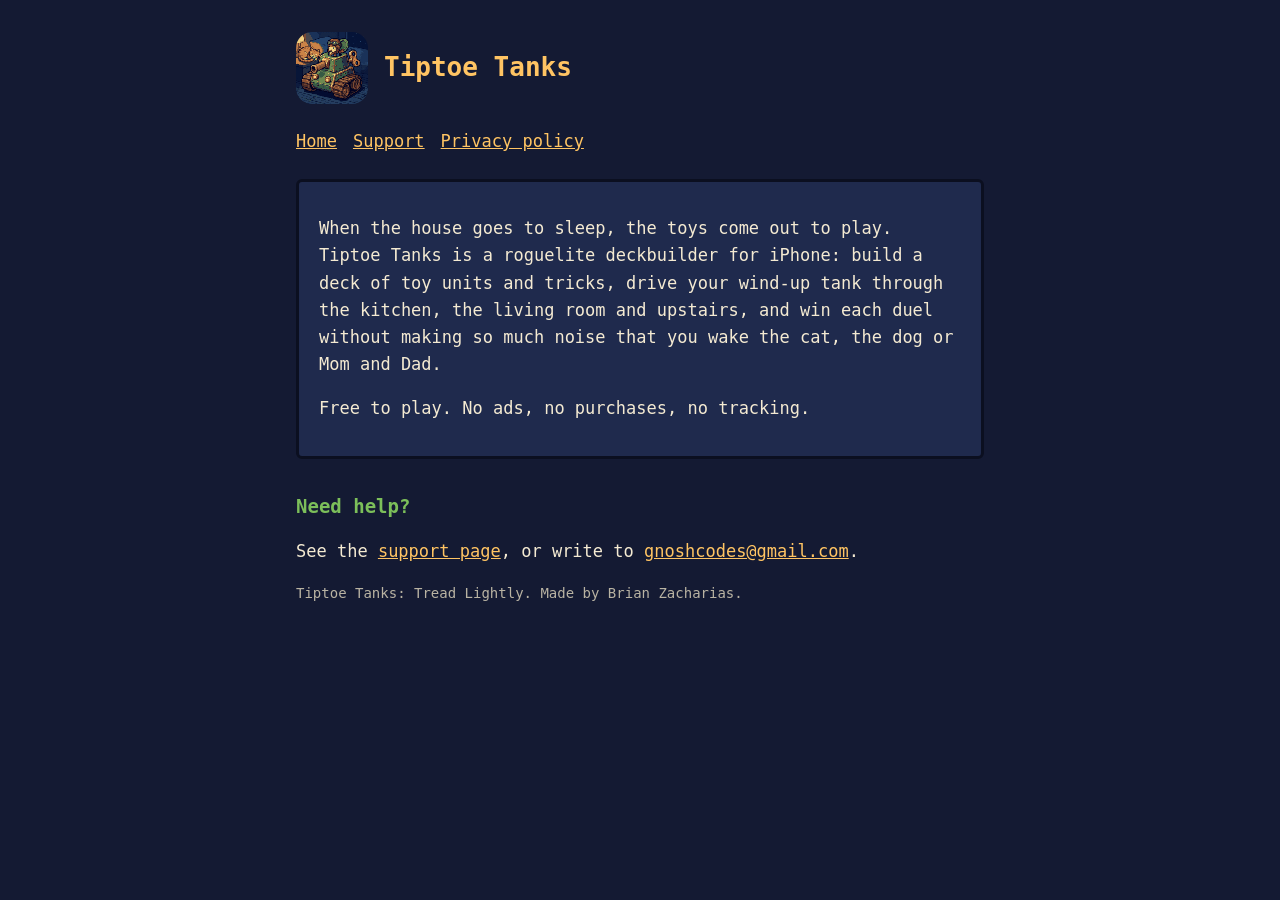
<file: index.html>
<!doctype html>
<html lang="en">
<head>
<meta charset="utf-8">
<meta name="viewport" content="width=device-width, initial-scale=1">
<title>Tiptoe Tanks</title>
<link rel="icon" href="icon.png">
<link rel="stylesheet" href="style.css">
</head>
<body>
<main>
<header><img src="icon.png" alt="Tiptoe Tanks app icon"><h1>Tiptoe Tanks</h1></header>
<nav><a href="index.html">Home</a><a href="support.html">Support</a><a href="privacy.html">Privacy policy</a></nav>
<div class="panel">
<p>When the house goes to sleep, the toys come out to play. Tiptoe Tanks is a roguelite deckbuilder for iPhone: build a deck of toy units and tricks, drive your wind-up tank through the kitchen, the living room and upstairs, and win each duel without making so much noise that you wake the cat, the dog or Mom and Dad.</p>
<p>Free to play. No ads, no purchases, no tracking.</p>
</div>
<h2>Need help?</h2>
<p>See the <a href="support.html">support page</a>, or write to <a href="mailto:gnoshcodes@gmail.com">gnoshcodes@gmail.com</a>.</p>
<p class="muted">Tiptoe Tanks: Tread Lightly. Made by Brian Zacharias.</p>
</main>
</body>
</html>
</file>
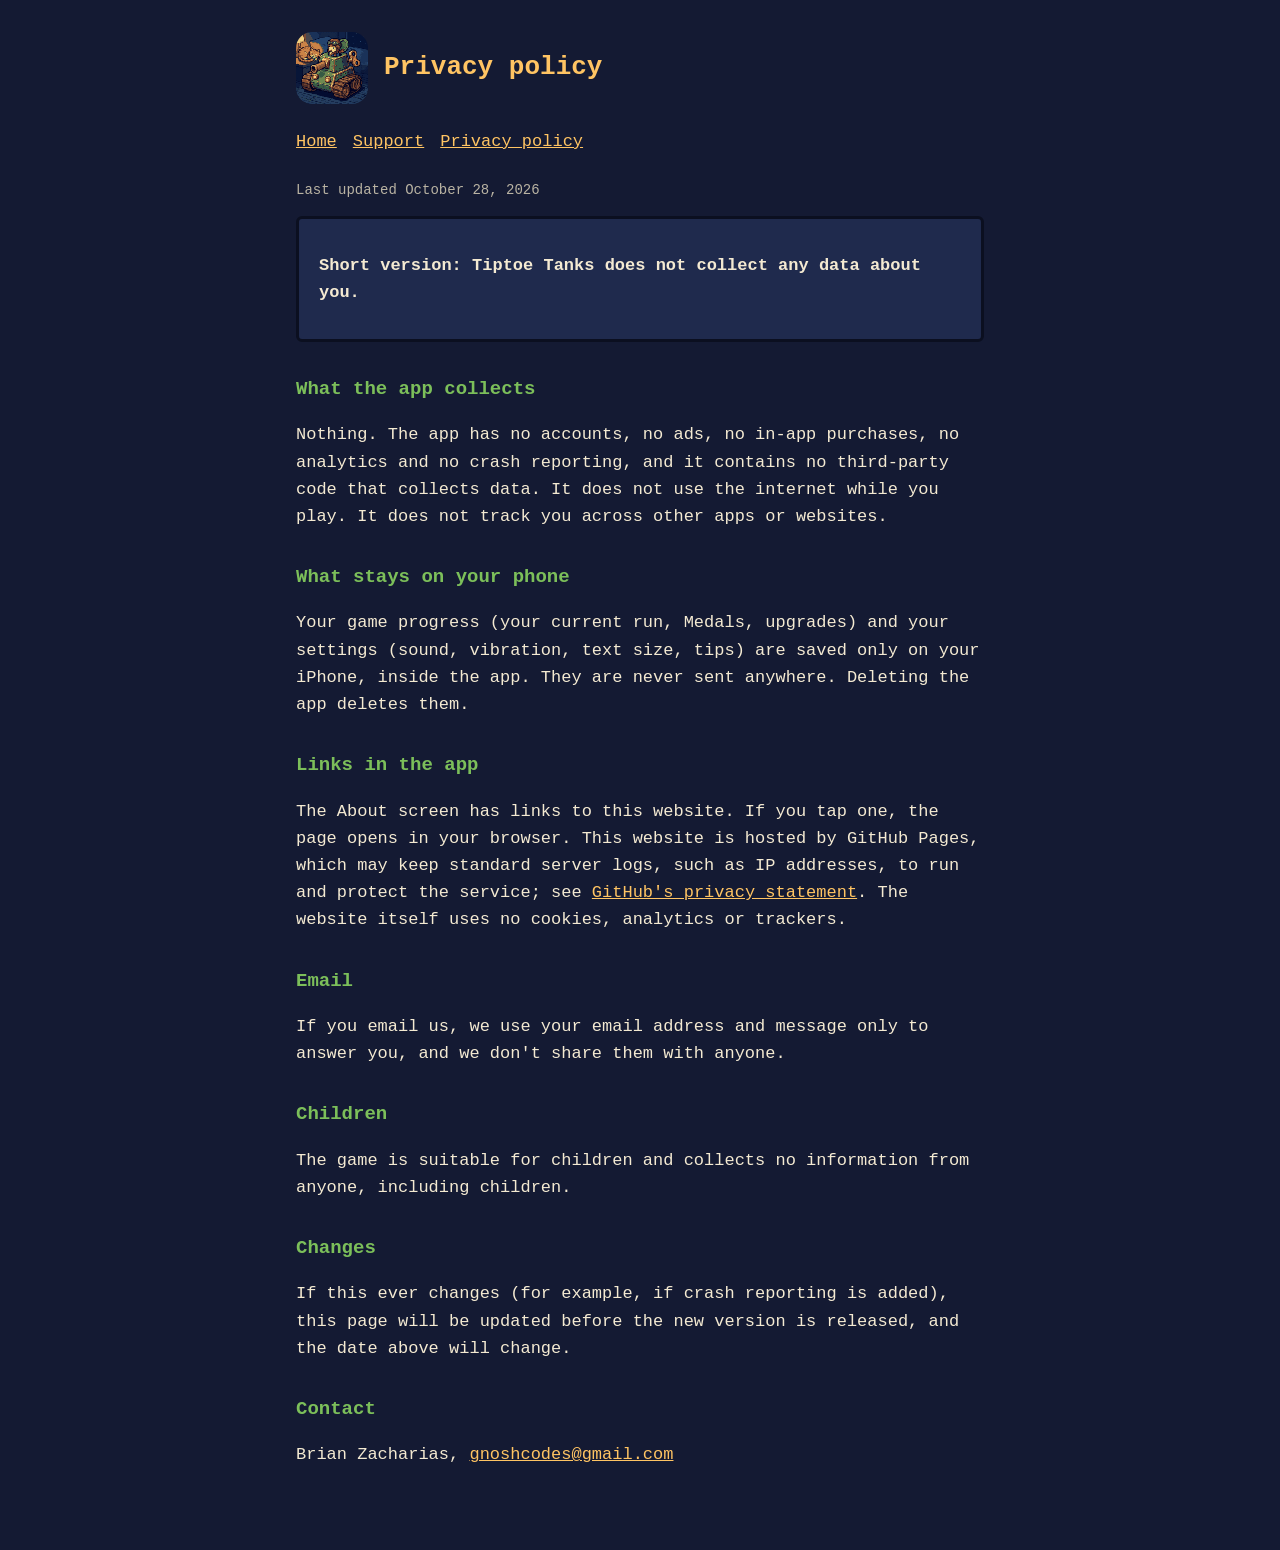
<file: privacy.html>
<!doctype html>
<html lang="en">
<head>
<meta charset="utf-8">
<meta name="viewport" content="width=device-width, initial-scale=1">
<title>Privacy policy - Tiptoe Tanks</title>
<link rel="icon" href="icon.png">
<link rel="stylesheet" href="style.css">
</head>
<body>
<main>
<header><img src="icon.png" alt="Tiptoe Tanks app icon"><h1>Privacy policy</h1></header>
<nav><a href="index.html">Home</a><a href="support.html">Support</a><a href="privacy.html">Privacy policy</a></nav>
<p class="muted">Last updated October 28, 2026</p>
<div class="panel">
<p><strong>Short version: Tiptoe Tanks does not collect any data about you.</strong></p>
</div>
<h2>What the app collects</h2>
<p>Nothing. The app has no accounts, no ads, no in-app purchases, no analytics and no crash reporting, and it contains no third-party code that collects data. It does not use the internet while you play. It does not track you across other apps or websites.</p>
<h2>What stays on your phone</h2>
<p>Your game progress (your current run, Medals, upgrades) and your settings (sound, vibration, text size, tips) are saved only on your iPhone, inside the app. They are never sent anywhere. Deleting the app deletes them.</p>
<h2>Links in the app</h2>
<p>The About screen has links to this website. If you tap one, the page opens in your browser. This website is hosted by GitHub Pages, which may keep standard server logs, such as IP addresses, to run and protect the service; see <a href="https://docs.github.com/en/site-policy/privacy-policies/github-general-privacy-statement">GitHub's privacy statement</a>. The website itself uses no cookies, analytics or trackers.</p>
<h2>Email</h2>
<p>If you email us, we use your email address and message only to answer you, and we don't share them with anyone.</p>
<h2>Children</h2>
<p>The game is suitable for children and collects no information from anyone, including children.</p>
<h2>Changes</h2>
<p>If this ever changes (for example, if crash reporting is added), this page will be updated before the new version is released, and the date above will change.</p>
<h2>Contact</h2>
<p>Brian Zacharias, <a href="mailto:gnoshcodes@gmail.com">gnoshcodes@gmail.com</a></p>
</main>
</body>
</html>
</file>
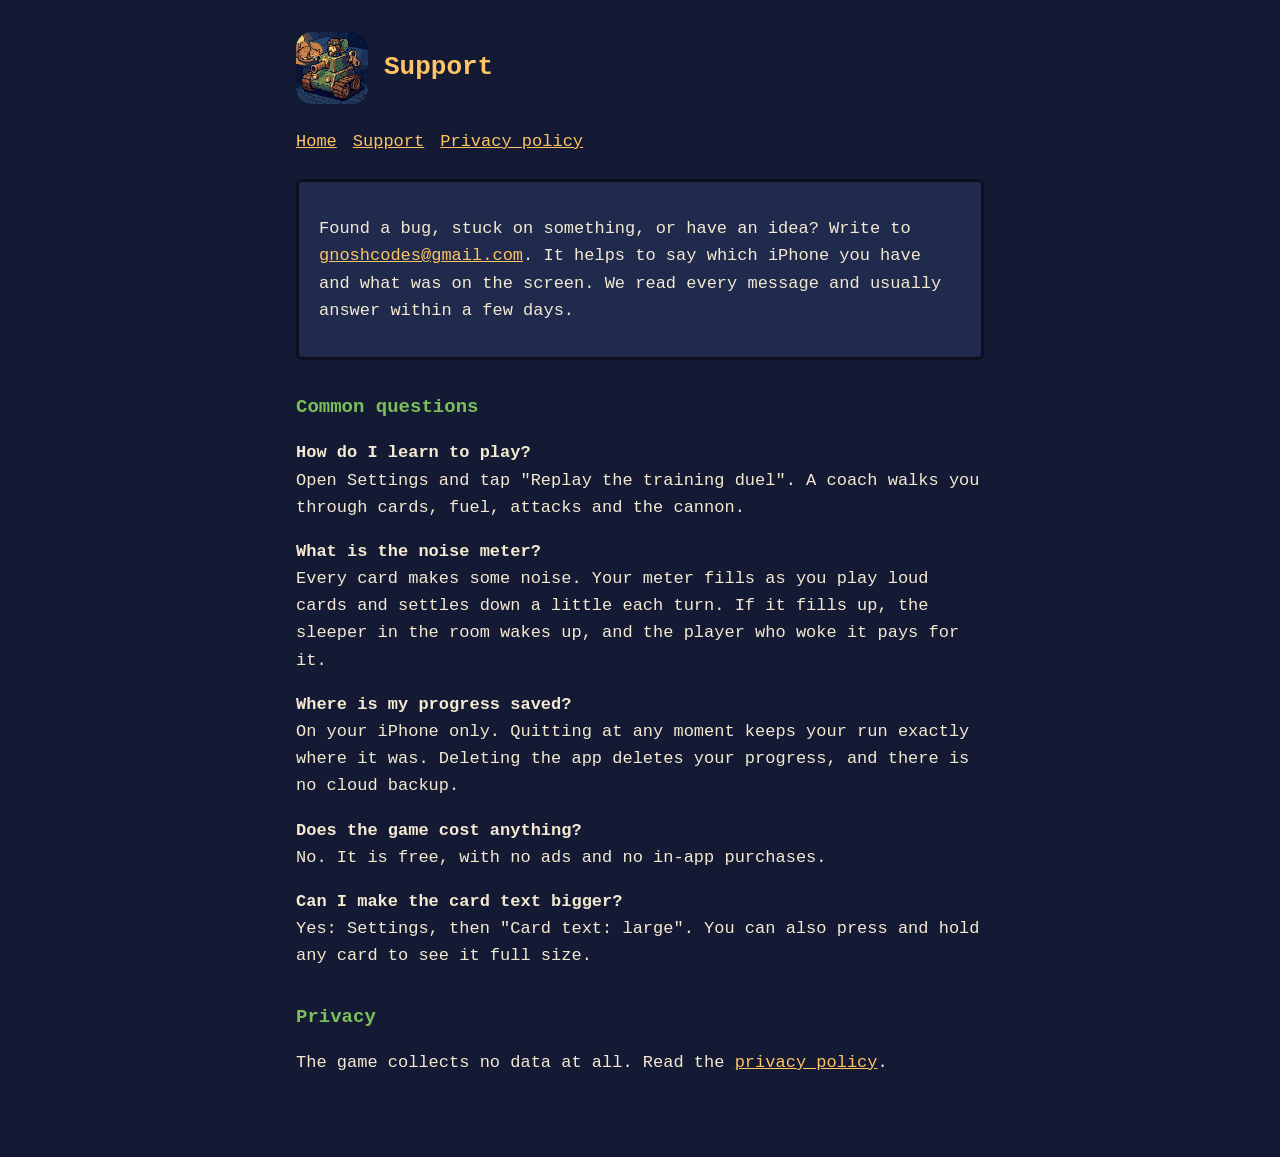
<file: support.html>
<!doctype html>
<html lang="en">
<head>
<meta charset="utf-8">
<meta name="viewport" content="width=device-width, initial-scale=1">
<title>Support - Tiptoe Tanks</title>
<link rel="icon" href="icon.png">
<link rel="stylesheet" href="style.css">
</head>
<body>
<main>
<header><img src="icon.png" alt="Tiptoe Tanks app icon"><h1>Support</h1></header>
<nav><a href="index.html">Home</a><a href="support.html">Support</a><a href="privacy.html">Privacy policy</a></nav>
<div class="panel">
<p>Found a bug, stuck on something, or have an idea? Write to <a href="mailto:gnoshcodes@gmail.com">gnoshcodes@gmail.com</a>. It helps to say which iPhone you have and what was on the screen. We read every message and usually answer within a few days.</p>
</div>
<h2>Common questions</h2>
<p><strong>How do I learn to play?</strong><br>Open Settings and tap "Replay the training duel". A coach walks you through cards, fuel, attacks and the cannon.</p>
<p><strong>What is the noise meter?</strong><br>Every card makes some noise. Your meter fills as you play loud cards and settles down a little each turn. If it fills up, the sleeper in the room wakes up, and the player who woke it pays for it.</p>
<p><strong>Where is my progress saved?</strong><br>On your iPhone only. Quitting at any moment keeps your run exactly where it was. Deleting the app deletes your progress, and there is no cloud backup.</p>
<p><strong>Does the game cost anything?</strong><br>No. It is free, with no ads and no in-app purchases.</p>
<p><strong>Can I make the card text bigger?</strong><br>Yes: Settings, then "Card text: large". You can also press and hold any card to see it full size.</p>
<h2>Privacy</h2>
<p>The game collects no data at all. Read the <a href="privacy.html">privacy policy</a>.</p>
</main>
</body>
</html>
</file>
<file: style.css>
:root { --bg: #141a33; --panel: #1f2a4d; --ink: #f4ead2; --muted: #b9b3a3; --amber: #ffc463; --green: #7cbf5a; }
* { box-sizing: border-box; }
body { margin: 0; background: var(--bg); color: var(--ink); font: 17px/1.6 ui-monospace, "SF Mono", Menlo, Consolas, monospace; }
main { max-width: 720px; margin: 0 auto; padding: 32px 16px 64px; }
header { display: flex; align-items: center; gap: 16px; margin-bottom: 24px; }
header img { width: 72px; height: 72px; border-radius: 16px; image-rendering: pixelated; }
h1 { font-size: 26px; margin: 0; color: var(--amber); }
h2 { font-size: 19px; color: var(--green); margin-top: 32px; }
a { color: var(--amber); }
nav { display: flex; gap: 16px; flex-wrap: wrap; margin-bottom: 24px; }
.panel { background: var(--panel); border: 3px solid #0b0f20; border-radius: 6px; padding: 16px 20px; }
.muted { color: var(--muted); font-size: 14px; }
</file>
